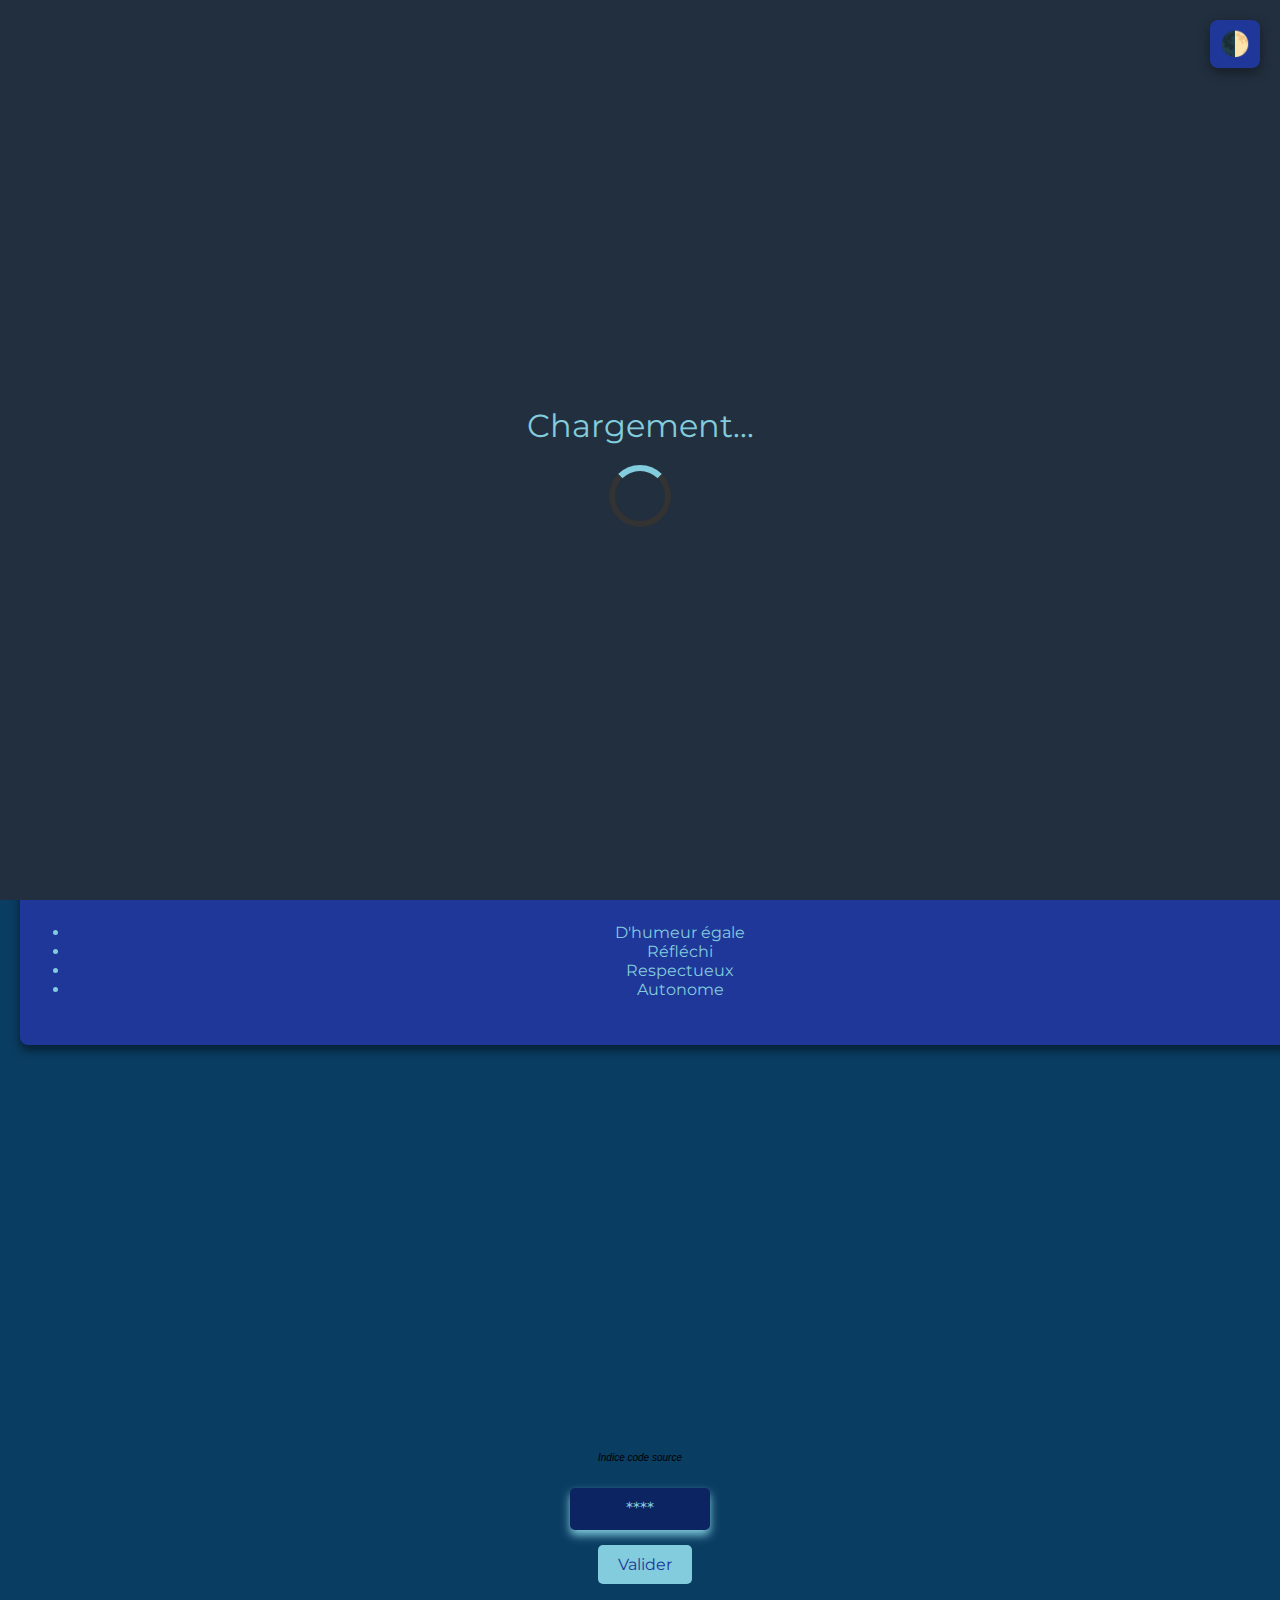
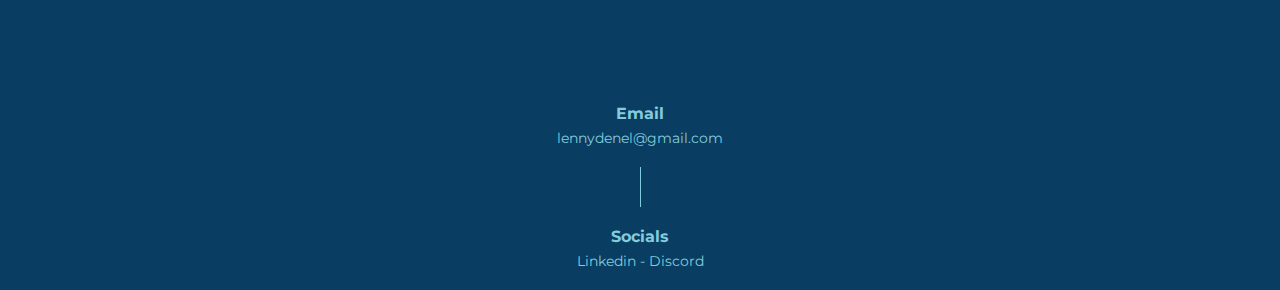
<file: index.html>
<!DOCTYPE html>
<html lang="fr">
<head>
  <meta charset="UTF-8" />
  <meta name="viewport" content="width=device-width, initial-scale=1.0"/>
  <title>Portfolio</title>
  <link rel="stylesheet" href="styles.css" />
  <link rel="preconnect" href="https://fonts.googleapis.com">
  <link rel="preconnect" href="https://fonts.gstatic.com" crossorigin>
  <link href="https://fonts.googleapis.com/css2?family=Montserrat:wght@400;500;700;900&display=swap" rel="stylesheet">
  <link rel="icon" type="image/png" href="logopo-removebg-preview.png" />
</head>

<div id="mobile-warning">
  <div class="modal-box">
    <div class="modal-icon">!</div>
    <p class="modal-title">
      Expérience optimale sur ordinateur
    </p>
    <p class="modal-body">
      Ce portfolio a été conçu pour desktop.
      Sur mobile, certains éléments peuvent
      ne pas s'afficher correctement.
    </p>
    <button class="modal-btn" id="modal-close">
      Continuer quand même
    </button>
  </div>
</div>

<body>

<div id="loading-screen">
  <div class="loading-content">
    <p class="loading-text">
      Chargement<span class="dot">.</span><span class="dot flash">.</span><span class="dot flash">.</span>
    </p>
    <div class="spinner"></div>
  </div>
</div>

  <div class="wrapper">
    <button id="theme-toggle" aria-label="Toggle Theme">🌓</button>

    <div class="sec1">
      <div class="ploader">
        <div class="loader"><span></span><i></i></div>
      </div>
      <div class="pfd">
        <span>PORTFOLIO  DENEL</span>
      </div>
    </div>

    <div class="sec2">
      <div class="main">
        <div class="top">
          <h2>Bienvenue!</h2>
          <h1 id="text"><strong></strong></h1>
          <p>Je fais des Bots Discord et des sites web</p>
          <div class="button">
            <a href="projet.html">📚 Projets 🔨</a>
          </div>
        </div>

        <div class="qualite">
          <h1>Qualités</h1>
          <ul>
            <li>D'humeur égale</li>
            <li>Réfléchi</li>
            <li>Respectueux</li>
            <li>Autonome</li>
          </ul> 
        </div> 
      </div>
      
      <div class="basp">
        <div id="bio" class="bio">
          <h1>Bio</h1>
          <p style="display: none; line-height: 1.8;"><strong>JE SUIS UN DEVELOPPEUR JUNIOR</strong>
            <br>Développeur web junior, passionné par les architectures des systèmes informatiques, qu’ils soient front-end ou back-end, bien structurées et maintenables. J’aime transformer des idées en projets concrets avec HTML, CSS et JavaScript. 
            <br>Autodidacte et curieux, j’essaie toujours d’écrire un code propre, lisible et qui me ressemble. J’aime apprendre, construire des choses concrètes et progresser un peu plus chaque jour.
            <br>Quand je ne suis pas devant VSCode, je suis probablement avec un café à la main, en train de coder une idée, casser un truc et avoir du mal pour le fix, ou re-build un projet à 2h du matin.
          </p>
          <button class="exit-fullscreen" style="display:none;" aria-label="Close"></button>
          <div class="clb"><img src="mouse-click-svgrepo-com.svg" alt="clique ici"></div>
        </div>
      </div>


<div class="codeinfo">
  <p class="indice">Indice code source</p>
  <input type="password" id="codeSecret" placeholder="****" maxlength="4" />
  <button  class="btn-secret" onclick="verifierCode()">Valider</button>
</div>
  <div id="infosCachees">
    <h2>Informations secrètes 🔐</h2>
    <p>Félicitations ! Tu as trouvé le bon code 🎉</p>
    <p>Le mot de passe correspond à mon année de naissance, une année qui compte beaucoup pour moi. J’ai 16 ans, et je suis passionné par l’informatique depuis mon plus jeune âge. Aujourd’hui, je souhaite en faire mon métier et créer des projets utiles pour le monde. Merci de m’avoir lu, j’espère que mon portfolio vous plaît 😁</p>
  </div>
  <!-- code à ne jamais donner ! === 2009 -->



      <div class="contact-box">
        <div class="contact-section">
          <strong>Email</strong>
          <span>lennydenel@gmail.com</span>
        </div>
        <div class="vertical-line"></div>
        <div class="contact-section">
          <strong>Socials</strong>
          <span>
            <a href="https://www.linkedin.com/in/lenny-denel-40b393367">Linkedin</a> - 
            <a href="https://discordapp.com/users/530457004448153611">Discord</a>
          </span>
        </div>
      </div>
    </div>
  </div>

  <script src="index.js"></script>
</body>
</html>
</file>
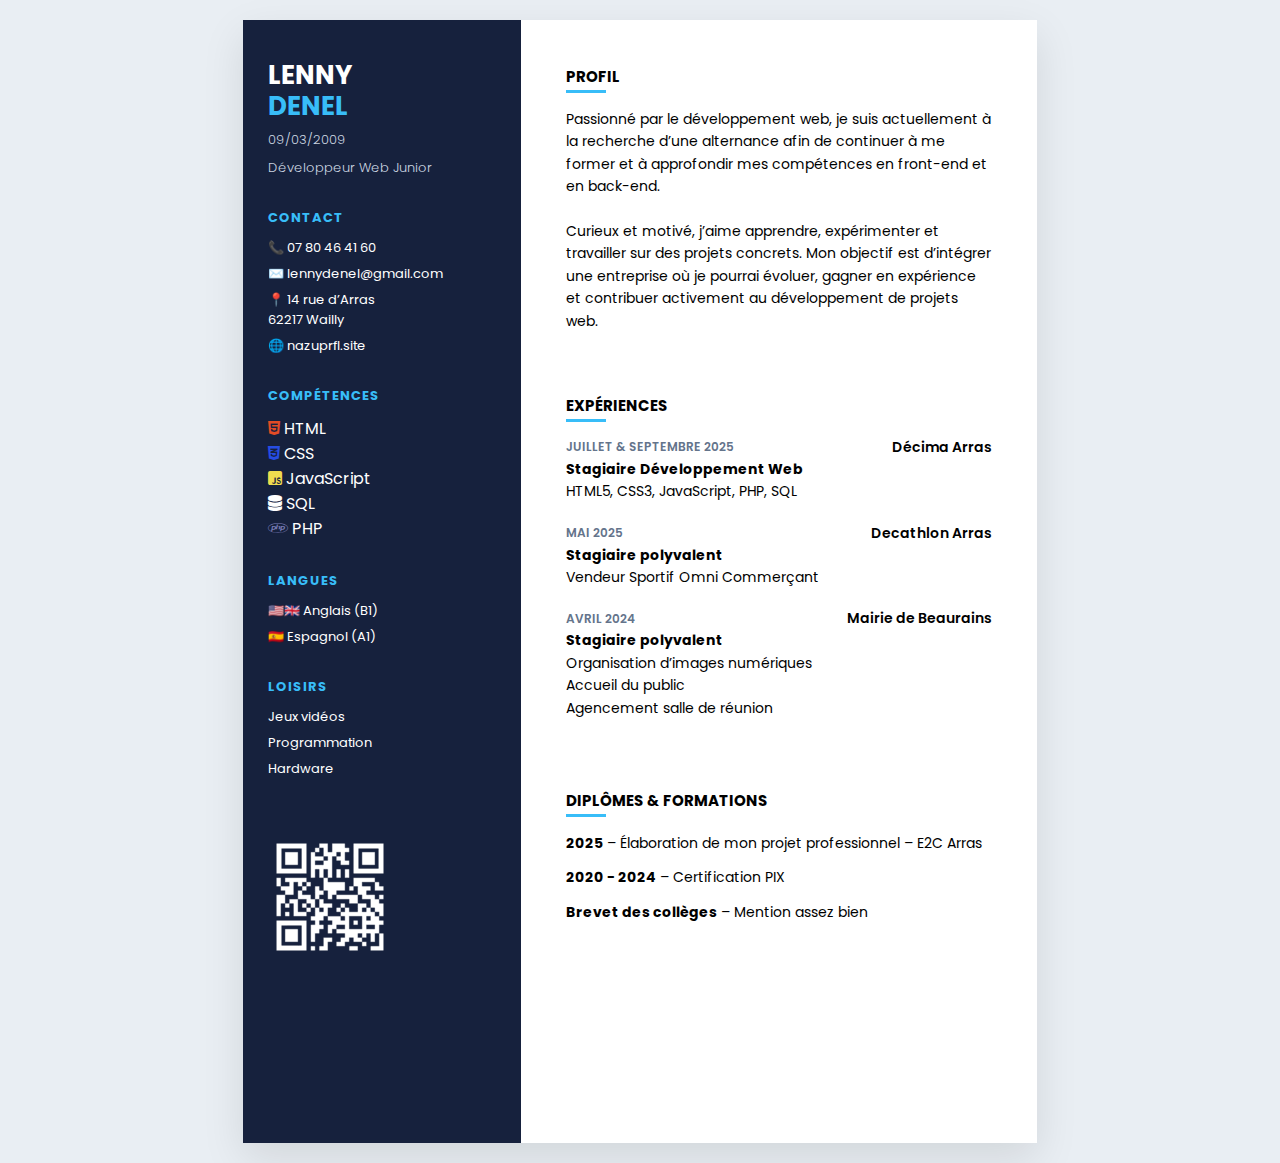
<file: cv.html>
<!DOCTYPE html>
<html lang="fr">
<head>
  <meta charset="UTF-8">
  <title>Lenny DENEL - CV</title>
  <link rel="stylesheet" href="https://cdnjs.cloudflare.com/ajax/libs/font-awesome/6.5.0/css/all.min.css">
  <link rel="stylesheet" href="cv.css">
  <link href="https://fonts.googleapis.com/css2?family=Poppins:wght@300;400;600;700&display=swap" rel="stylesheet">
</head>
<body>

  <div class="cv">

   
    <aside class="left">

      <div class="profile-header">
        <h1>LENNY<br><span>DENEL</span></h1>
        <p class="job">09/03/2009</p>
        <p class="job">Développeur Web Junior</p>
      </div>

      <div class="contact">
        <h3>CONTACT</h3>
        <p>📞 07 80 46 41 60</p>
        <p>✉️ lennydenel@gmail.com</p>
        <p>📍 14 rue d’Arras<br>62217 Wailly</p>
        <p>🌐 nazuprfl.site</p>
      </div>

      <div class="skills">
  <h3>COMPÉTENCES</h3>

  <div class="skill"><i class="fab fa-html5"></i> HTML</div>
  <div class="skill"><i class="fab fa-css3-alt"></i> CSS</div>
  <div class="skill"><i class="fab fa-js-square"></i> JavaScript</div>
  <div class="skill"><i class="fa-solid fa-database"></i> SQL</div>
  <div class="skill"><i class="fa-brands fa-php"></i> PHP</div>

</div>


      <div class="languages">
        <h3>LANGUES</h3>
        <p>🇺🇸🇬🇧 Anglais (B1)</p>
        <p>🇪🇸 Espagnol (A1)</p>
      </div>

      <div class="hobbies">
        <h3>LOISIRS</h3>
        <p>Jeux vidéos</p>
        <p>Programmation</p>
        <p>Hardware</p>
      </div>
<br> <br>
      <img src="Untitled_15_20_40-removebg-preview (1).png" alt="QRcode">

    </aside>

    
    <main class="right">

      <section>
        <h2>PROFIL</h2>
        <p>
              Passionné par le développement web, je suis actuellement à la recherche d’une alternance afin de continuer à me former et à approfondir mes compétences en front-end et en back-end. <br> <br>
    Curieux et motivé, j’aime apprendre, expérimenter et travailler sur des projets concrets. Mon objectif est d’intégrer une entreprise où je pourrai évoluer, gagner en expérience et contribuer activement au développement de projets web.
        </p>
      </section>
<br> <br>
      <section>
        <h2>EXPÉRIENCES</h2>

        <div class="experience">
          <div class="exp-header">
            <span>JUILLET & SEPTEMBRE 2025</span>
            <h4>Décima Arras</h4>
          </div>
          <p><strong>Stagiaire Développement Web</strong><br>
          HTML5, CSS3, JavaScript, PHP, SQL</p>
        </div>

        <div class="experience">
          <div class="exp-header">
            <span>MAI 2025</span>
            <h4>Decathlon Arras</h4>
          </div>
          <p><strong>Stagiaire polyvalent</strong><br>
          Vendeur Sportif Omni Commerçant</p>
        </div>

        <div class="experience">
          <div class="exp-header">
            <span>AVRIL 2024</span>
            <h4>Mairie de Beaurains</h4>
          </div>
          <p><strong>Stagiaire polyvalent</strong><br>
          Organisation d’images numériques<br>
          Accueil du public<br>
          Agencement salle de réunion</p>
        </div>

      </section>
<br> <br>
      <section>
        <h2>DIPLÔMES & FORMATIONS</h2>
        <p><strong>2025</strong> – Élaboration de mon projet professionnel – E2C Arras</p>
        <p><strong>2020 - 2024</strong> – Certification PIX</p>
        <p><strong>Brevet des collèges</strong> – Mention assez bien</p>
      </section>

    </main>

  </div>

</body>
</html>
</file>
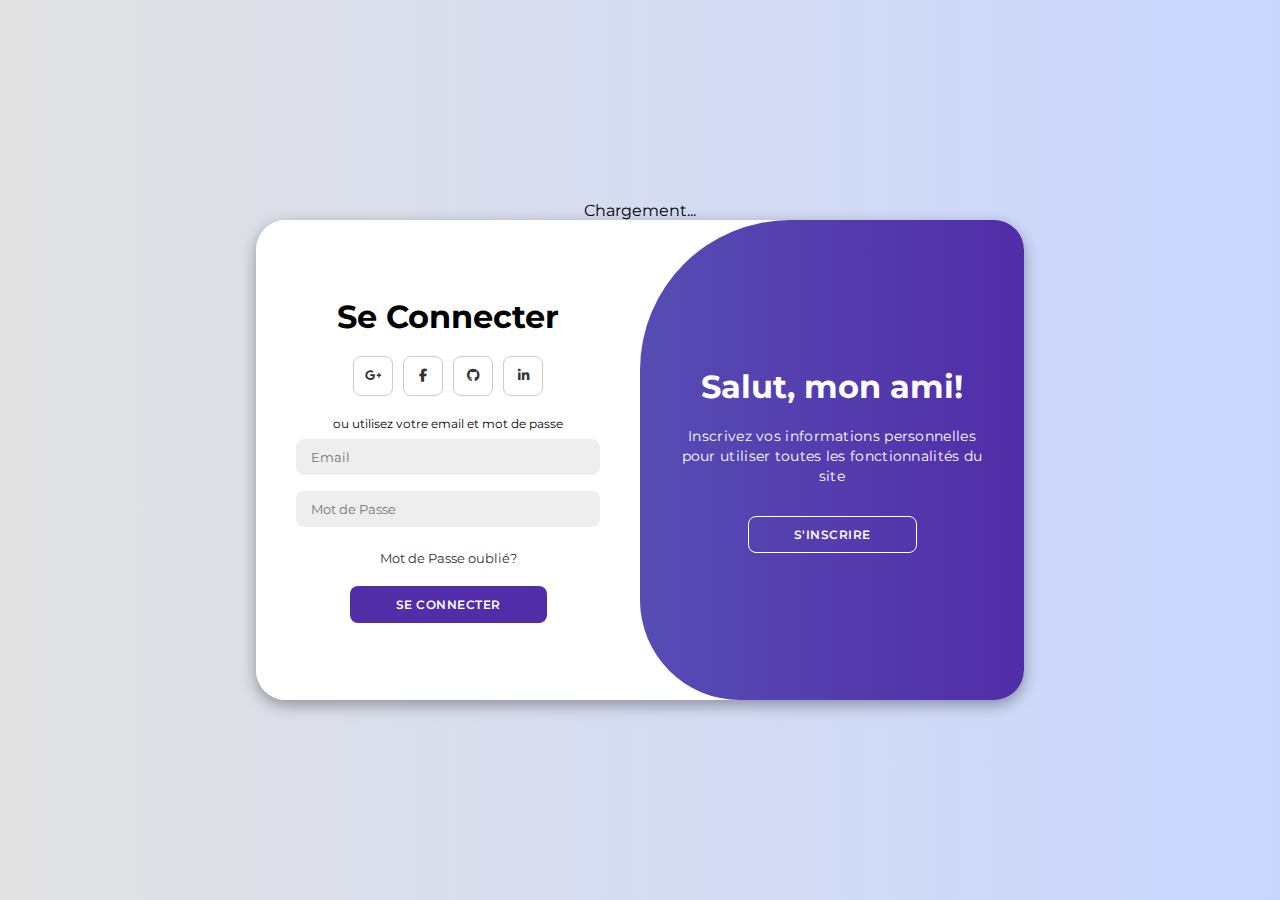
<file: ldsc.html>
<!DOCTYPE html>
<html lang="en">
<head>
    <meta charset="UTF-8">
    <meta name="viewport" content="width=device-width, initial-scale=1.0">
    <link rel="stylesheet" href="https://cdnjs.cloudflare.com/ajax/libs/font-awesome/6.6.0/css/all.min.css">
    <link rel="stylesheet" href="ldsc.css">
    <title>Page de Connection | Nazu</title>
</head>
<body>
    
<div id="loading-screen">
  <div class="loading-content">
    <p class="loading-text">
      Chargement<span class="dot">.</span><span class="dot flash">.</span><span class="dot flash">.</span>
    </p>
    <div class="spinner"></div>
  </div>
</div>

    <div class="container" id="container">
        <div class="form-container sign-up">
            <form>
                <h1>Créer un Compte</h1>
                <div class="social-icons">
                    <a href="#" class="icon"><i class="fa-brands fa-google-plus-g"></i></a>
                    <a href="#" class="icon"><i class="fa-brands fa-facebook-f"></i></a>
                    <a href="#" class="icon"><i class="fa-brands fa-github"></i></a>
                    <a href="#" class="icon"><i class="fa-brands fa-linkedin-in"></i></a>
                </div>
                <span>ou utilisez votre email pour vous inscrire</span>
                <input type="text" placeholder="Nom">
                <input type="email" placeholder="Email">
                <input type="password" placeholder="Mot de Passe">
                <button>S'inscrire</button>
            </form>
        </div>
        <div class="form-container sign-in">
            <form>
                <h1>Se Connecter</h1>
                <div class="social-icons">
                    <a href="#" class="icon"><i class="fa-brands fa-google-plus-g"></i></a>
                    <a href="#" class="icon"><i class="fa-brands fa-facebook-f"></i></a>
                    <a href="#" class="icon"><i class="fa-brands fa-github"></i></a>
                    <a href="#" class="icon"><i class="fa-brands fa-linkedin-in"></i></a>
                </div>
                <span>ou utilisez votre email et mot de passe</span>
                <input type="email" placeholder="Email">
                <input type="password" placeholder="Mot de Passe">
                <a href="#">Mot de Passe oublié?</a>
                <button>Se Connecter</button>
            </form>
        </div>
        <div class="toggle-container">
            <div class="toggle">
                <div class="toggle-panel toggle-left">
                    <h1>Content de vous revoir!</h1>
                    <p>Entrez vos informations personnelles pour utiliser toutes les fonctionnalités du site</p>
                    <button class="hidden" id="login">Se Connecter</button>
                </div>
                <div class="toggle-panel toggle-right">
                    <h1>Salut, mon ami!</h1>
                    <p>Inscrivez vos informations personnelles pour utiliser toutes les fonctionnalités du site</p>
                    <button class="hidden" id="register">S'inscrire</button>
                </div>
            </div>
        </div>
    </div>

    <script src="ldsc.js"></script>
</body>
</html>
</file>
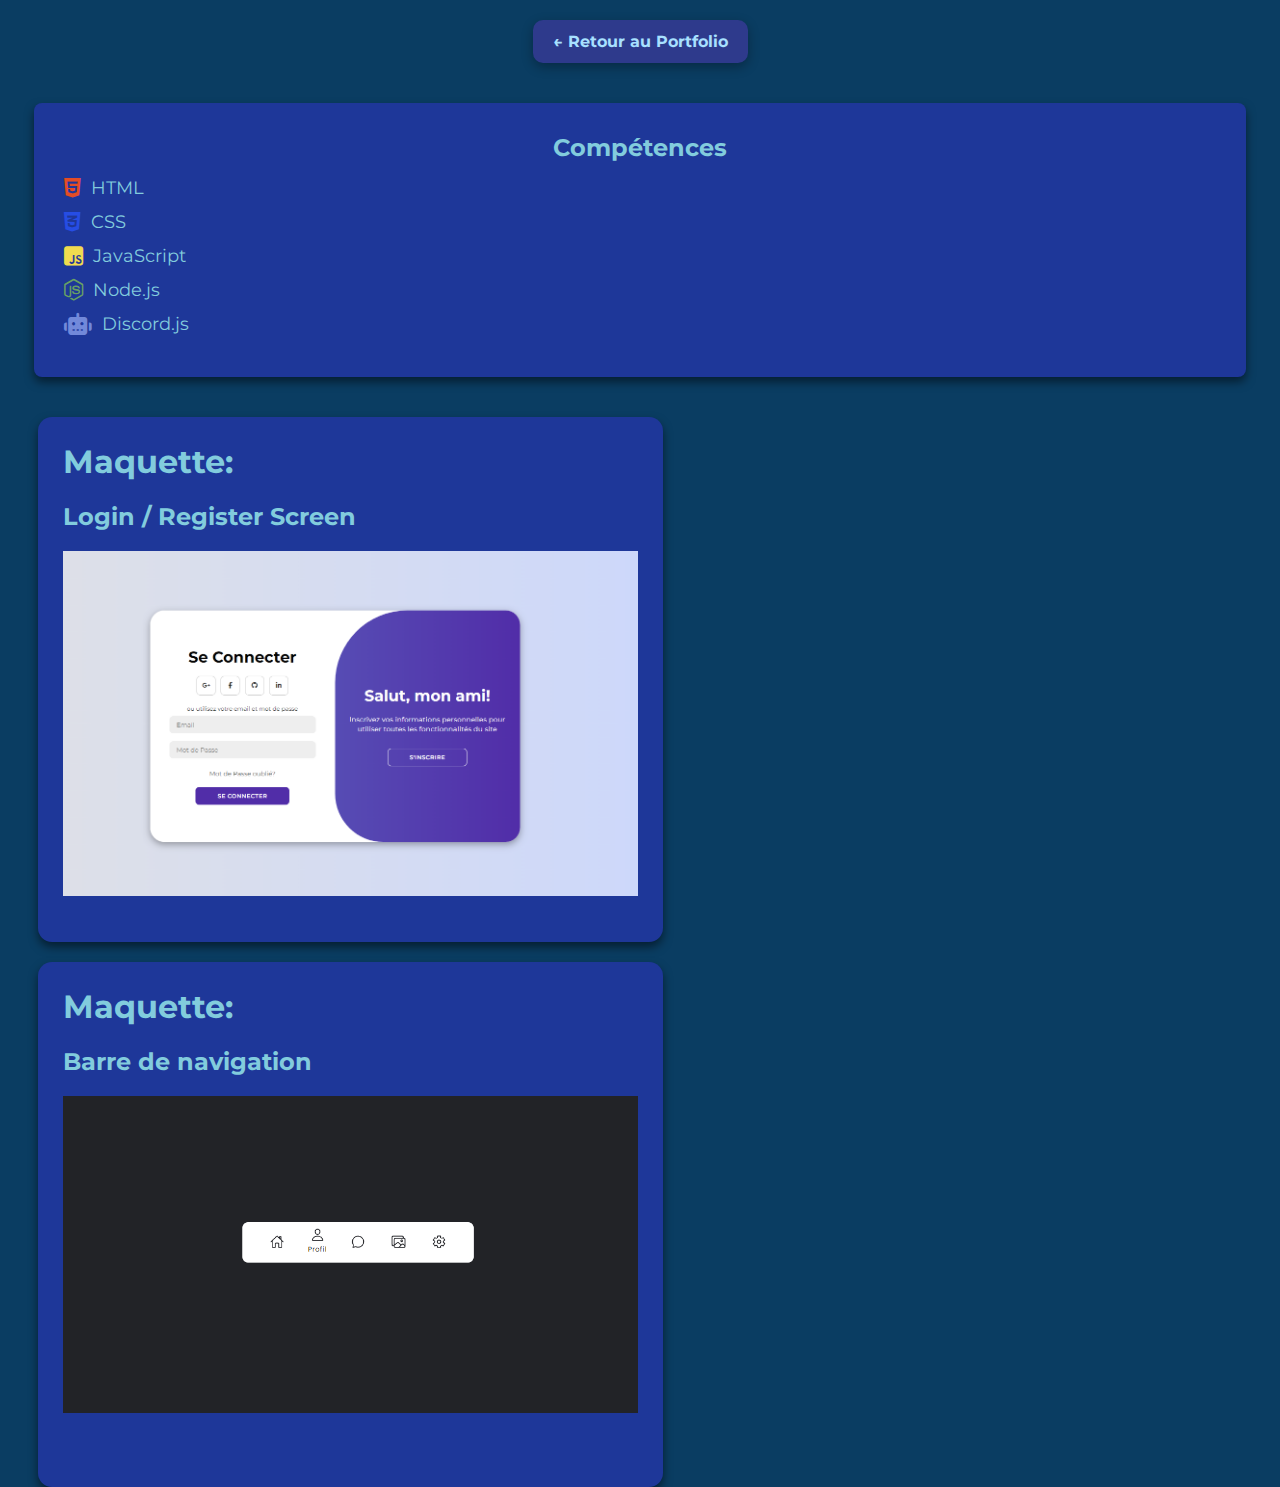
<file: projet.html>
<!DOCTYPE html>
<html lang="fr">
<head>
  <meta charset="UTF-8">
  <meta name="viewport" content="width=device-width, initial-scale=1.0">
  <title>Portfolio | Projets</title>
  <link rel="stylesheet" href="https://cdnjs.cloudflare.com/ajax/libs/font-awesome/6.5.0/css/all.min.css">
  <link rel="stylesheet" href="prjstyles.css" />
  <link rel="preconnect" href="https://fonts.googleapis.com">
  <link rel="preconnect" href="https://fonts.gstatic.com" crossorigin>
  <link href="https://fonts.googleapis.com/css2?family=Montserrat:wght@400;500;700;900&display=swap" rel="stylesheet">
  <link rel="icon" type="/image/png" href="/logopo-removebg-preview.png" />
</head>
<body>
<div id="particles-container"></div>

<div class="wrapper">
  <a href="/index.html" class="carte-retour">← Retour au Portfolio</a>

  <div class="card-container">

    <div class="competences">
      <h2>Compétences</h2>
      <div class="skill"><i class="fab fa-html5"></i> HTML</div>
      <div class="skill"><i class="fab fa-css3-alt"></i> CSS</div>
      <div class="skill"><i class="fab fa-js-square"></i> JavaScript</div>
      <div class="skill"><i class="fab fa-node-js"></i> Node.js</div>
      <div class="skill"><i class="fas fa-robot"></i> Discord.js</div>
    </div>

<!--<div class="card2-container" style="--i:0">-->
    <div class="scrlg card-3d">
      <h1>Maquette:</h1>
      <h2>Login / Register Screen</h2>
      <img src="image.png" alt="maquette">
      <div class="bu">
        <a href="PRJS/ldsc.html">Voir en temps réel</a>
      </div>
    </div>


   <div class="cnav card-3d"> <!-- style="--i:1" -->
      <h1>Maquette:</h1>
      <h2>Barre de navigation</h2>
      <img src="image copy.png" alt="maquette">
      <div class="bu">
        <a href="PRJS/nav.html">Voir en temps réel</a>
      </div>
    </div>
  </div>
</div>


<script src="projet.js"></script>
</body>
</html>
</file>
<file: styles.css>
body {
  background: #0a3d62;
  display: flex;
  flex-direction: column;
  overflow-x: hidden;
}

html, body {
  height: 100%;
  margin: 0;
  padding: 0;
}

.wrapper {
  display: flex;
  flex-direction: column;
  min-height: 100vh;
}

.main {
  display: flex;
  justify-content: space-between;
  align-items: flex-start;
  padding: 100px 80px;
}

.sec2 > .qualite, .top {
  animation: revealing;
  animation-timeline: view(block);
  animation-range: cover 0% cover 50%;
  margin: 0px;
}

@keyframes revealing {
  from {
    color: gray;
    margin-left: 100vw;
    filter: blur(50px);
    opacity: 0.5;
  }
  to {
    margin: 0px;
    filter: blur(0px);
    opacity: 1;
  }
}


/* Carées 3D */
.ploader {
  margin: 12%;
}

.loader {
  position: relative;
  width: 300px;
  height: 300px;
  transform-style: preserve-3d;
  transform: rotateX(35deg) rotateZ(345deg);
  animation: animate 4s linear infinite;
}

@keyframes animate {
  0% {
    transform: rotateX(35deg) rotateZ(0deg);
  }
  100% {
    transform: rotateX(35deg) rotateZ(360deg);
  }
}

.loarder span {
  position: absolute;
  inset: 0;
  background: rgba(255, 255, 255, 0.05);
  border: 2px solid rgba(255, 255, 255, 0.25);
  backdrop-filter: blur(24px);
  transition: 2.5s;
}

.loader i {
  position: absolute;
  inset: 0;
  transform-style: preserve-3d;
  transition: 2.5s;
}

.loader i::before {
  content: '';
  position: absolute;
  inset: 15px;
  background: linear-gradient(45deg, #00bcd4, #ff0057);
  transform: translateZ(-90px);
}

.loader i::after {
  content: '';
  position: absolute;
  inset: 15px;
  background: rgba(255, 255, 255, 0.1);
  border: 2px solid rgba(255, 255, 255, 0.25);
  backdrop-filter: blur(12px);
  transform: translateZ(90px);
}

.loader:hover i,
.loader:hover span {
  transform: rotateX(360deg);
}


/* warning pour mobile */
#mobile-warning {
  display: none;
  position: fixed;
  inset: 0;
  background: rgba(0, 0, 0, 0.55);
  z-index: 9999;
  align-items: center;
  justify-content: center;
}

.modal-box {
  background: #222f3e;
  border: 1.5px solid rgba(130, 204, 221, 0.27);
  border-radius: 16px;
  padding: 2rem 1.75rem;
  width: min(300px, 88vw);
  text-align: center;
  font-family: sans-serif;
}

.modal-icon {
  width: 48px;
  height: 48px;
  border-radius: 50%;
  background: #1a252f;
  border: 1.5px solid #82ccdd;
  display: flex;
  align-items: center;
  justify-content: center;
  margin: 0 auto 1rem;
  font-size: 22px;
  color: #82ccdd;
  font-weight: bold;
}

.modal-title {
  font-size: 16px;
  font-weight: 600;
  margin: 0 0 8px;
  color: #82ccdd;
}

.modal-body {
  font-size: 14px;
  color: rgba(130, 204, 221, 0.73);
  margin: 0 0 1.5rem;
  line-height: 1.6;
}

.modal-btn {
  width: 100%;
  padding: 12px;
  border: 1px solid rgba(130, 204, 221, 0.4);
  border-radius: 10px;
  background: transparent;
  cursor: pointer;
  font-size: 14px;
  color: #82ccdd;
}

.modal-btn:hover {
  background: rgba(130, 204, 221, 0.08);
}


/* PORTFOLIO 3D */
.pfd span {
  position: absolute;
  left: 70%;
  top: 45%;
  transform: translate(-50%, -50%);
  display: block;
  color: #ff0057;
  font-size: 124px;
  letter-spacing: 8px;
  cursor: pointer;
  font-family: 'Montserrat', sans-serif;
  font-style: italic;
  font-weight: 700;
}

.pfd span::before {
  content: "PORTFOLIO  DENEL";
  position: absolute;
  color: transparent;
  background-image: repeating-linear-gradient(
    45deg,
    transparent 0,
    transparent 2px,
    white 2px,
    white 4px
  );
  -webkit-background-clip: text;
  -webkit-text-fill-color: transparent;
  top: 0px;
  left: 0;
  z-index: -1;
  transition: 1s;
}

.pfd span::after {
  content: "PORTFOLIO  DENEL";
  position: absolute;
  color: transparent;
  background-image: repeating-linear-gradient(
    135deg,
    transparent 0,
    transparent 2px,
    white 2px,
    white 4px
  );
  -webkit-background-clip: text;
  -webkit-text-fill-color: transparent;
  top: 0px;
  left: 0px;
  transition: 1s;
}

.pfd span:hover:before {
  top: 10px;
  left: 10px;
}

.pfd span:hover:after {
  top: -10px;
  left: -10px;
}


/* bienvenue... */
.top h1 {
  font-family: 'Montserrat', sans-serif;
  font-weight: 900;
  font-size: 2rem;
  margin: 10px 0;
  color: #82ccdd;
}

.top h2 {
  font-family: 'Montserrat', sans-serif;
  font-weight: 500;
  font-size: 1.5rem;
  color: #82ccdd;
  margin-bottom: -10px;
}

.top p {
  font-family: 'Montserrat', sans-serif;
  font-weight: 500;
  font-size: 1.1rem;
  color: #82ccdd;
  margin-top: 0px;
}

.top {
  padding-top: 210px;
  padding-left: 80px;
  flex: 1;
}

#text strong::after {
  content: "|";
  animation: blink 0.8s infinite;
}

@keyframes blink {
  0%, 100% { opacity: 1; }
  50% { opacity: 0; }
}


/* tout en bas */
.contact-box {
  display: flex;
  gap: 40px;
  background-color: #0a3d62;
  color: #82ccdd;
  font-family: 'Montserrat', sans-serif;
  padding: 20px;
  margin-top: 100px;
}

.contact-section {
  text-align: center;
}

.contact-section strong {
  display: block;
  font-size: 16px;
  margin-bottom: 5px;
}

.contact-section span {
  font-size: 14px;
}

.vertical-line {
  height: 40px;
  width: 1px;
  background-color: #82ccdd;
}


/* tableau qualité */
.qualite {
  background-color: #1e3799;
  color: #82ccdd;
  padding: 30px;
  width: 300px;
  border-radius: 8px;
  box-shadow: 0px 5px 10px rgba(0, 0, 0, 0.5);
  font-family: 'Montserrat', sans-serif;
  transition: transform 0.3s, background-color 0.3s ease;
}

.qualite:hover {
  background-color: #6a89cc;
  transform: scale(1.2);
}

.qualite h1 {
  margin-top: 0;
}

.qualite ul {
  list-style-type: disc;
  padding-left: 20px;
}


/* button projet */
.button {
  background-color: #1e3799;
  color: #82ccdd;
  padding: 15px;
  width: 110px;
  border-radius: 18px;
  box-shadow: 0px 5px 10px rgba(0, 0, 0, 0.5);
  font-family: 'Montserrat', sans-serif;
  transition: transform 0.3s, background-color 0.3s ease;
}

.button a {
  font-family: 'Montserrat', sans-serif;
  color: #82ccdd;
  text-decoration: none;
}

.button:hover {
  background-color: #6a89cc;
  transform: scale(1.1);
}

a {
  text-decoration: none;
  color: #82ccdd;
}


/* tableau bio */
.bio {
  border-radius: 8px;
  box-shadow: 0px 5px 10px rgba(0, 0, 0, 0.5);
  font-family: 'Montserrat', sans-serif;
  background-color: #1e3799;
  color: #82ccdd;
  width: 500px;
  max-width: 100%;
  height: auto;
  padding: 40px;
  margin-left: auto;
  margin-right: auto;
  margin-top: 250px;
  cursor: pointer;
  position: relative;
  transition: all 0.3s ease;
}

.bio h1 {
  margin-top: 0;
}

.exit-fullscreen {
  background-color: #b71540;
  width: 50px;
  height: 50px;
  top: 10px;
  right: 10px;
  border: none;
  border-radius: 50%;
  position: absolute;
  cursor: pointer;
  display: flex;
  box-shadow: 0 4px 6px rgba(0, 0, 0, 0.2);
  transition: transform 0.2s ease, box-shadow 0.2s ease;
}

.exit-fullscreen:hover {
  transform: scale(1.1);
  box-shadow: 0 6px 8px rgba(0, 0, 0, 0.3);
}

.exit-fullscreen::before,
.exit-fullscreen::after {
  content: '';
  position: absolute;
  width: 50%;
  height: 6px;
  background-color: #82d5dd;
  border-radius: 2px;
  top: 50%;
  left: 50%;
  transform: translate(-50%, -50%) rotate(45deg);
}

.exit-fullscreen::after {
  transform: translate(-50%, -50%) rotate(-45deg);
}

.bio p {
  font-size: 30px;
}

.clb {
  position: relative;
  left: 500px;
  animation: clickPulse 2s infinite;
  transform-origin: center;
}

@keyframes clickPulse {
  0%, 100% {
    transform: scale(1);
    opacity: 1;
  }
  50% {
    transform: scale(1.2);
    opacity: 0.6;
  }
}

.basp {
  opacity: 0;
  transform: scale(0.2);
  transition: opacity 0.3s ease;
  will-change: transform, opacity;
}

.basp.zoom-active {
  animation: zoomIn 0.6s ease-out forwards;
  opacity: 1;
  transform: scale(1);
}

@keyframes zoomIn {
  0% {
    opacity: 0;
    transform: scale(0.2);
  }
  100% {
    opacity: 1;
    transform: scale(1);
  }
}


/* toggle light and dark... */
#theme-toggle {
  position: fixed;
  top: 20px;
  right: 20px;
  padding: 10px;
  border-radius: 8px;
  border: none;
  font-size: 24px;
  background: #1e3799;
  color: #82ccdd;
  cursor: pointer;
  z-index: 9999;
  box-shadow: 0px 4px 12px rgba(0,0,0,0.4);
  transition: background 0.3s, transform 0.2s;
}
#theme-toggle:hover {
  background: #6a89cc;
  transform: scale(1.05);
}


body.light-mode {
  background: #2d3436;
  color: #ffffff;
}

.light-mode .qualite,
.light-mode .bio {
  background-color: #636e72 !important;
  color: white !important;
  border-color: #2d3436;
}


.light-mode .competences,
.light-mode .contact-box {
  background-color: #2d3436 !important;
  color: #2d3436 !important;
  border-color: #2d3436;
}

.light-mode .button {
  background-color: #636e72;
}


.light-mode .vertical-line {
  background-color: white !important;
  border-color: white !important;
}

.light-mode .qualite:hover,
.light-mode .button:hover {
  background-color: #b2bec3 !important;
  color: white;
  transform: scale(1.1);
}

.light-mode .exit-fullscreen::before,
.light-mode .exit-fullscreen::after {
  background-color: #2d3436;
}

.light-mode .top h1,
.light-mode .top h2,
.light-mode .top p,
.light-mode .contact-box,
.light-mode .contact-section strong,
.light-mode .contact-section span,
.light-mode a {
  color: white !important;
}

.light-mode #theme-toggle {
  background-color: #636e72;
  color: #2d3436;
  border: 1px solid #2d3436;
}

.light-mode #theme-toggle:hover {
  background-color: #b2bec3;
  color: white;
}

.light-mode .pfd
.light-mode .pfd span {
  background-color: transparent !important;
}


/* easter egg  / konami code */
@keyframes glitch {
  0% { transform: skew(0deg); }
  20% { transform: skew(5deg); }
  40% { transform: skew(-5deg); }
  60% { transform: translateX(5px); }
  80% { transform: translateX(-5px); }
  100% { transform: skew(0deg); }
}

.glitch {
  animation: glitch 0.2s infinite;
  color: red !important;
  text-shadow: 2px 0 blue, -2px 0 lime;
}

.glitch-intense {
  animation: glitch 0.1s infinite;
  filter: invert(1) hue-rotate(90deg) contrast(2);
  transform: scale(1.05) rotate(1deg);
}


/* loading screen */
#loading-screen {
  position: fixed;
  inset: 0;
  background: #222f3e;
  display: flex;
  justify-content: center;
  align-items: center;
  z-index: 9999;
  transition: all 0.6s ease-in-out;
}

.loading-content {
  text-align: center;
  transform: scale(1);
  opacity: 1;
  transition: all 0.6s ease-in-out;
}

.loading-text {
  font-size: 2rem;
  color: #82ccdd;
  margin-bottom: 20px;
  animation: fadeIn 1s forwards;
  font-family: 'Montserrat', sans-serif;
  font-weight: 600px;
}

.dot.flash {
  animation: blink 1s infinite;
}

.dot.flash:nth-of-type(2) { animation-delay: 0.2s; }
.dot.flash:nth-of-type(3) { animation-delay: 0.6s; }

.spinner {
  width: 50px;
  height: 50px;
  border: 6px solid #333;
  border-top: 6px solid #82ccdd;
  border-radius: 50%;
  margin: 0 auto;
  animation: spin 1s linear infinite;
}

@keyframes fadeIn {
  to { opacity: 1; }
}

@keyframes blink {
  0%, 100% { opacity: 1; }
  50% { opacity: 0; }
}

@keyframes spin {
  0% { transform: rotate(0deg); }
  100% { transform: rotate(360deg); }
}

#main-content {
  display: none;
  padding: 2rem;
  background: white;
}


/* info+ */
.codeinfo {
  display: flex;
  justify-content: center;
  flex-direction: column; 
  align-items: center;
  gap: 15px;
  margin-top: 50px;
}

.indice {
  font-family: 'Monserrat', sans-serif;
  font-style: italic;
  font-size: 10px;
}

input[type="password"] {
  padding: 10px;
  font-size: 18px;
  border: none;
  border-radius: 5px;
  background-color: #0c2461;
  color: #82ccdd;
  text-align: center;
  width: 120px;
  font-family: 'Montserrat', sans-serif;
  box-shadow: 0px 5px 10px;
}

input[type="password"]::placeholder {
  color: #82ccdd;  
}

.btn-secret {
  padding: 10px 20px;
  font-size: 16px;
  background-color: #82ccdd;
  color: #1e3799;
  border: none;
  border-radius: 5px;
  margin-left: 10px;
  cursor: pointer;
  font-family: 'Montserrat', sans-serif;
}

#infosCachees {
  display: none;
  margin-top: 30px;
  padding: 20px;
  border: 1px solid #82ccdd;
  background-color: #0c2461;
  border-radius: 10px;
  font-family: 'Montserrat', sans-serif; 
}


/* téléphone */
@media (max-width: 768px) {
  .main {
    flex-direction: column;
    padding: 40px 20px;
    gap: 40px;
  }

  .top {
    padding-top: 60px;
    padding-left: 0;
    text-align: center;
  }

  .qualite {
    width: 100%;
    max-width: 100%;
    margin: 0 auto;
    text-align: center;
  }

  .bio {
    width: 90%;
    height: auto;
    margin-top: 100px;
    padding: 20px;
    overflow-x: scroll;
  }

  .contact-box {
    flex-direction: column;
    align-items: center;
    text-align: center;
    gap: 20px;
  }

  .pfd span {
    font-size: 48px;
    left: 50%;
    top: 30%;
    text-align: center;
    transform: translate(-50%, -50%);
    letter-spacing: 4px;
  }

  .loader {
    width: 200px;
    height: 200px;
  }

  .button {
    margin: 0 auto;
    text-align: center;
  }

  .clb {
    left: auto;
    display: block;
    margin: 0 auto;
  }
}

/* PC portable (1024px à 1600px) */
@media screen and (min-width: 1024px) and (max-width: 1600px) {
  .main {
    flex-direction: column;
    padding: 40px 20px;
    gap: 40px;
  }

  .top {
    padding-top: 60px;
    padding-left: 0;
    text-align: center;
  }

  .qualite {
    width: 100%;
    max-width: 100%;
    margin: 0 auto;
    text-align: center;
  }

  .bio {
    width: 90%;
    height: auto;
    margin-top: 100px;
    padding: 20px;
    overflow-x: scroll;
  }

  .contact-box {
    flex-direction: column;
    align-items: center;
    text-align: center;
    gap: 20px;
  }

  .pfd span {
    font-size: 48px;
    left: 50%;
    top: 30%;
    text-align: center;
    transform: translate(-50%, -50%);
    letter-spacing: 4px;
  }

  .loader {
    width: 200px;
    height: 200px;
  }

  .button {
    margin: 0 auto;
    text-align: center;
  }

  .clb {
    left: auto;
    display: block;
    margin: 0 auto;
  }
}
</file>
<file: cv.css>
* {
  margin: 0;
  padding: 0;
  box-sizing: border-box;
}

body {
  background: #e9eef3;
  font-family: 'Poppins', sans-serif;
}

.cv {
  width: 210mm;
  min-height: 297mm;
  margin: 20px auto;
  display: flex;
  background: white;
  box-shadow: 0 15px 40px rgba(0,0,0,0.1);
}


.left {
  width: 35%;
  background: #16213D;
  color: white;
  padding: 40px 25px;
}

.profile-header h1 {
  font-size: 26px;
  font-weight: 700;
  line-height: 1.2;
}

.profile-header span {
  color: #38bdf8;
}

.job {
  margin-top: 8px;
  font-weight: 300;
  color: #cbd5e1;
}

.left h3 {
  margin-top: 30px;
  margin-bottom: 10px;
  font-size: 13px;
  letter-spacing: 1px;
  color: #38bdf8;
}

.left p, .left li {
  font-size: 13px;
  margin-bottom: 6px;
}

.left ul {
  list-style: none;
}



.right {
  width: 65%;
  padding: 45px;
}

.right h2 {
  font-size: 15px;
  margin-bottom: 15px;
  position: relative;
  padding-bottom: 5px;
}

.right h2::after {
  content: "";
  position: absolute;
  left: 0;
  bottom: 0;
  width: 40px;
  height: 3px;
  background: #38bdf8;
}

.right p {
  font-size: 14px;
  margin-bottom: 12px;
  line-height: 1.6;
}

.experience {
  margin-bottom: 20px;
}

.exp-header {
  display: flex;
  justify-content: space-between;
  align-items: center;
}

.exp-header span {
  font-size: 12px;
  font-weight: 600;
  color: #64748b;
}

.exp-header h4 {
  font-size: 14px;
  font-weight: 600;
}

.skill i.fa-html5 { color: #e34c26; }
.skill i.fa-css3-alt { color: #264de4; }
.skill i.fa-js-square { color: #f0db4f; }
.skill i.fa-databases { color: #e0afff; }
.skill i.fa-php { color: #787CB5; }
.skill i.fa-robot { color: #7289da; }
</file>
<file: ldsc.css>
@import url('https://fonts.googleapis.com/css2?family=Montserrat:wght@300;400;500;600;700&display=swap');

*{
    margin: 0;
    padding: 0;
    box-sizing: border-box;
    font-family: 'Montserrat', sans-serif;
}

body{
    background-color: #c9d6ff;
    background: linear-gradient(to right, #e2e2e2, #c9d6ff);
    display: flex;
    align-items: center;
    justify-content: center;
    flex-direction: column;
    height: 100vh;
}

.container{
    background-color: #fff;
    border-radius: 30px;
    box-shadow: 0 5px 15px rgba(0, 0, 0, 0.35);
    position: relative;
    overflow: hidden;
    width: 768px;
    max-width: 100%;
    min-height: 480px;
}

.container p{
    font-size: 14px;
    line-height: 20px;
    letter-spacing: 0.3px;
    margin: 20px 0;
}

.container span{
    font-size: 12px;
}

.container a{
    color: #333;
    font-size: 13px;
    text-decoration: none;
    margin: 15px 0 10px;
}

.container button{
    background-color: #512da8;
    color: #fff;
    font-size: 12px;
    padding: 10px 45px;
    border: 1px solid transparent;
    border-radius: 8px;
    font-weight: 600;
    letter-spacing: 0.5px;
    text-transform: uppercase;
    margin-top: 10px;
    cursor: pointer;
}

.container button.hidden{
    background-color: transparent;
    border-color: #fff;
}

.container form{
    background-color: #fff;
    display: flex;
    align-items: center;
    justify-content: center;
    flex-direction: column;
    padding: 0 40px;
    height: 100%;
}

.container input{
    background-color: #eee;
    border: none;
    margin: 8px 0;
    padding: 10px 15px;
    font-size: 13px;
    border-radius: 8px;
    width: 100%;
    outline: none;
}

.form-container{
    position: absolute;
    top: 0;
    height: 100%;
    transition: all 0.6s ease-in-out;
}

.sign-in{
    left: 0;
    width: 50%;
    z-index: 2;
}

.container.active .sign-in{
    transform: translateX(100%);
}

.sign-up{
    left: 0;
    width: 50%;
    opacity: 0;
    z-index: 1;
}

.container.active .sign-up{
    transform: translateX(100%);
    opacity: 1;
    z-index: 5;
    animation: move 0.6s;
}

@keyframes move{
    0%, 49.99%{
        opacity: 0;
        z-index: 1;
    }
    50%, 100%{
        opacity: 1;
        z-index: 5;
    }
}

.social-icons{
    margin: 20px 0;
}

.social-icons a{
    border: 1px solid #ccc;
    border-radius: 20%;
    display: inline-flex;
    justify-content: center;
    align-items: center;
    margin: 0 3px;
    width: 40px;
    height: 40px;
}

.toggle-container{
    position: absolute;
    top: 0;
    left: 50%;
    width: 50%;
    height: 100%;
    overflow: hidden;
    transition: all 0.6s ease-in-out;
    border-radius: 150px 0 0 100px;
    z-index: 1000;
}

.container.active .toggle-container{
    transform: translateX(-100%);
    border-radius: 0 150px 100px 0;
}

.toggle{
    background-color: #512da8;
    height: 100%;
    background: linear-gradient(to right, #5c6bc0, #512da8);
    color: #fff;
    position: relative;
    left: -100%;
    height: 100%;
    width: 200%;
    transform: translateX(0);
    transition: all 0.6s ease-in-out;
}

.container.active .toggle{
    transform: translateX(50%);
}

.toggle-panel{
    position: absolute;
    width: 50%;
    height: 100%;
    display: flex;
    align-items: center;
    justify-content: center;
    flex-direction: column;
    padding: 0 30px;
    text-align: center;
    top: 0;
    transform: translateX(0);
    transition: all 0.6s ease-in-out;
}

.toggle-left{
    transform: translateX(-200%);
}

.container.active .toggle-left{
    transform: translateX(0);
}

.toggle-right{
    right: 0;
    transform: translateX(0);
}

.container.active .toggle-right{
    transform: translateX(200%);
}
</file>
<file: prjstyles.css>
body {
background: #0a3d62;
display: flex;
flex-direction: column;
overflow-x: hidden;
}

html, body {
    height: 100%;
    margin: 0;
    padding: 0;
}

.wrapper {
    display: flex;
    flex-direction: column;
    min-height: 100vh;
}


.competences {
  background-color: #1e3799;
  color: #82ccdd;
  padding: 30px;
  width: 300px;
  border-radius: 8px;
  box-shadow: 0px 5px 10px rgba(0, 0, 0, 0.5);
  font-family: 'Montserrat', sans-serif;
  margin-top: auto;
  margin-bottom: auto;
  margin-left: 1%;
}

.competences h2 {
  margin-top: 0;
  margin-bottom: 15px;
  font-size: 24px;
}

.skill {
  display: flex;
  align-items: center;
  margin-bottom: 12px;
  font-size: 18px;
}

.skill i {
  margin-right: 10px;
  font-size: 22px;
}

.skill i.fa-html5 { color: #e34c26; }
.skill i.fa-css3-alt { color: #264de4; }
.skill i.fa-js-square { color: #f0db4f; }
.skill i.fa-node-js { color: #68a063; }
.skill i.fa-robot { color: #7289da; }

.skill:hover {
  transform: translateX(5px);
  transition: 0.2s ease;
}

.carte-retour {
  display: inline-block;
  background-color: #2e3a8c;
  color: #a8e0ff;
  padding: 12px 20px;
  border-radius: 10px;
  box-shadow: 0 4px 12px rgba(0, 0, 0, 0.3);
  text-decoration: none;
  font-weight: bold;
  font-size: 1rem;
  transition: transform 0.2s, box-shadow 0.2s;
  margin: 20px;
  font-family: 'Montserrat', sans-serif;
  width: 200px;
}

.carte-retour:hover {
  transform: translateY(-2px);
  box-shadow: 0 6px 16px rgba(0, 0, 0, 0.4);
}


.scrlg {
  background-color: #1e3799;
  color: #82ccdd;
  padding: 25px;
  width: 575px;
  height: 475px;
  border-radius: 14px;
  box-shadow: 0px 5px 10px rgba(0, 0, 0, 0.5);
  font-family: 'Montserrat', sans-serif;
  transition: transform 0.3s, background-color 0.3s ease;
  margin-left: 3%;
}

.scrlg:hover {
  background-color: #6a89cc;
  transform: scale(1.05);
}

.scrlg h1 {
  margin-top: 0;
}

.scrlg img {
  max-width: 575px;
  max-height: 475px;
}


/* button voir temps réel*/
.bu {
  background-color: linear-gradient(112.78422416304966deg, rgba(86, 216, 228,1) 19.92703891257996%,rgba(159, 1, 234,1) 94.16655561478323%);
  color: #82ccdd;
  margin-top: 2px;
  padding: 8px;
  width: 170px;
  border-radius: 18px;
  box-shadow: 0px 5px 10px rgba(0, 0, 0, 0.5);
  font-family: 'Montserrat', sans-serif;
  display: none;
}

.bu a {
  font-family: 'Montserrat', sans-serif;
  color: #82ccdd;
  text-decoration: none;
}

.scrlg:hover .bu {
  display: inline-block;
  opacity: 1;
}


.card-container {
  display: flex;
  gap: 20px;
  align-items: flex-start;
  flex-wrap: wrap;
}


.cnav {
  background-color: #1e3799;
  color: #82ccdd;
  padding: 25px;
  width: 575px;
  height: 475px;
  border-radius: 14px;
  box-shadow: 0px 5px 10px rgba(0, 0, 0, 0.5);
  font-family: 'Montserrat', sans-serif;
  transition: transform 0.3s, background-color 0.3s ease;
  margin-left: 3%;
}

.cnav:hover {
  background-color: #6a89cc;
  transform: scale(1.05);
}

.cnav h1 {
  margin-top: 0;
}

.cnav img {
  max-width: 575px;
  max-height: 500px;
}

.cnav:hover .bu {
  display: inline-block;
  opacity: 1;
}

/* téléphone */
@media (max-width: 768px) {
  .competences {
    width: 90%;
    margin: 20px auto;
    text-align: center;
  }

  .carte-retour {
    width: auto;
    text-align: center;
    margin: 20px auto;
    display: block;
  }
}

/* PC portable (1024px à 1600px) */
@media screen and (min-width: 1024px) and (max-width: 1600px) {
    .competences {
    width: 90%;
    margin: 20px auto;
    text-align: center;
  }

  .carte-retour {
    width: auto;
    text-align: center;
    margin: 20px auto;
    display: block;
  }

}
</file>
